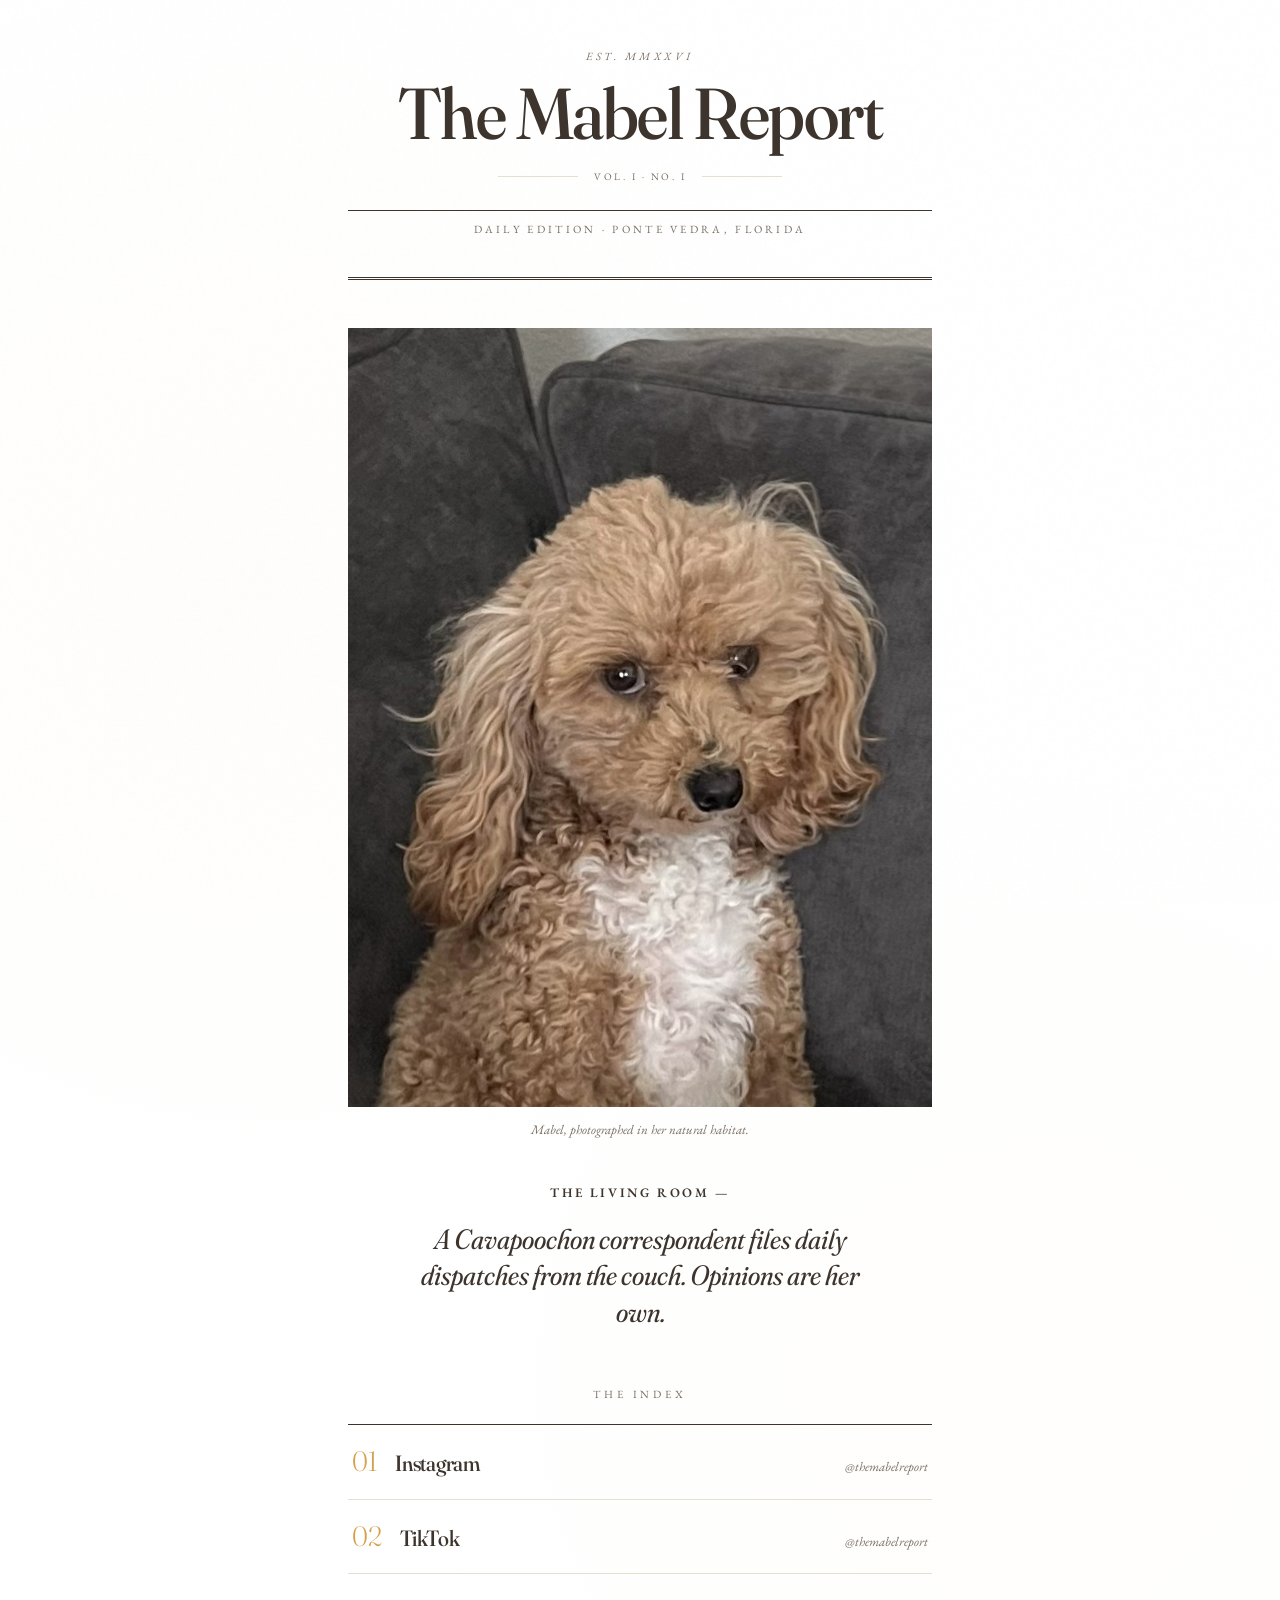
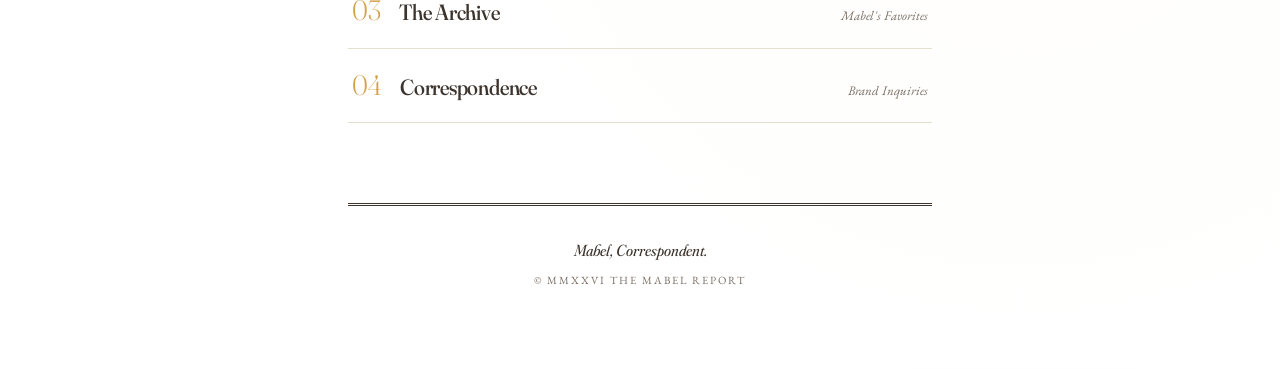
<file: index.html>
<!DOCTYPE html>
<html lang="en">
<head>
  <meta charset="UTF-8">
  <meta name="viewport" content="width=device-width, initial-scale=1.0">
  <title>The Mabel Report</title>
  <meta name="description" content="Cavapoochon correspondent. Filing daily dispatches from the couch.">

  <!-- Open Graph / link previews -->
  <meta property="og:title" content="The Mabel Report">
  <meta property="og:description" content="Cavapoochon correspondent. Filing daily dispatches from the couch.">
  <meta property="og:image" content="mabel-hero.jpg">
  <meta property="og:url" content="https://themabelreport.com">
  <meta property="og:type" content="website">
  <meta name="twitter:card" content="summary_large_image">

  <link rel="preconnect" href="https://fonts.googleapis.com">
  <link rel="preconnect" href="https://fonts.gstatic.com" crossorigin>
  <link href="https://fonts.googleapis.com/css2?family=Fraunces:ital,opsz,wght,SOFT@0,9..144,300..900,0..100;1,9..144,300..900,0..100&family=EB+Garamond:ital,wght@0,400..800;1,400..800&display=swap" rel="stylesheet">

  <style>
    :root {
      --bg: #FFFFFF;
      --ink: #3D342D;
      --ink-soft: #7A6E63;
      --rule: #E5DFD0;
      --accent: #D4A04A;
      --paper-edge: #F5F1E8;
    }

    * { margin: 0; padding: 0; box-sizing: border-box; }
    html { scroll-behavior: smooth; }

    body {
      font-family: 'EB Garamond', Georgia, serif;
      background: var(--bg);
      color: var(--ink);
      line-height: 1.5;
      font-size: 17px;
      min-height: 100vh;
      position: relative;
      background-image:
        radial-gradient(circle at 20% 30%, rgba(212,160,74,0.02) 0%, transparent 40%),
        radial-gradient(circle at 80% 70%, rgba(212,160,74,0.015) 0%, transparent 40%);
    }

    /* Subtle paper grain overlay */
    body::before {
      content: '';
      position: fixed;
      inset: 0;
      pointer-events: none;
      background-image: url("data:image/svg+xml,%3Csvg viewBox='0 0 200 200' xmlns='http://www.w3.org/2000/svg'%3E%3Cfilter id='n'%3E%3CfeTurbulence type='fractalNoise' baseFrequency='0.9' numOctaves='2'/%3E%3C/filter%3E%3Crect width='100%25' height='100%25' filter='url(%23n)' opacity='0.5'/%3E%3C/svg%3E");
      opacity: 0.03;
      mix-blend-mode: multiply;
      z-index: 1;
    }

    .container {
      max-width: 640px;
      margin: 0 auto;
      padding: 48px 28px 80px;
      position: relative;
      z-index: 2;
    }

    /* ===== MASTHEAD ===== */
    .masthead {
      text-align: center;
      padding-bottom: 24px;
      border-bottom: 1px solid var(--ink);
      opacity: 0;
      animation: fade-up 0.9s ease-out 0.1s forwards;
    }

    .masthead-label {
      font-family: 'EB Garamond', serif;
      font-size: 11px;
      letter-spacing: 0.32em;
      text-transform: uppercase;
      color: var(--ink-soft);
      margin-bottom: 14px;
      font-style: italic;
    }

    .masthead-title {
      font-family: 'Fraunces', serif;
      font-variation-settings: "SOFT" 30, "opsz" 144;
      font-weight: 500;
      font-size: clamp(44px, 11.5vw, 72px);
      line-height: 0.95;
      letter-spacing: -0.02em;
      color: var(--ink);
    }

    .masthead-rule {
      display: flex;
      align-items: center;
      justify-content: center;
      gap: 16px;
      margin: 22px 0 2px;
      font-family: 'EB Garamond', serif;
      font-size: 10px;
      letter-spacing: 0.25em;
      text-transform: uppercase;
      color: var(--ink-soft);
    }

    .masthead-rule::before,
    .masthead-rule::after {
      content: '';
      flex: 1;
      height: 1px;
      background: var(--rule);
      max-width: 80px;
    }

    /* ===== DATELINE BAR ===== */
    .dateline-block {
      text-align: center;
      padding: 10px 0 40px;
      border-bottom: 3px double var(--ink);
      opacity: 0;
      animation: fade-up 0.9s ease-out 0.25s forwards;
    }

    .edition {
      font-family: 'EB Garamond', serif;
      font-size: 11px;
      letter-spacing: 0.3em;
      text-transform: uppercase;
      color: var(--ink-soft);
    }

    /* ===== HERO IMAGE ===== */
    .hero {
      margin: 48px 0 32px;
      opacity: 0;
      animation: fade-up 0.9s ease-out 0.4s forwards;
    }

    .hero-frame {
      width: 100%;
      aspect-ratio: 3/4;
      background: var(--paper-edge);
      overflow: hidden;
      position: relative;
    }

    .hero-frame img {
      width: 100%;
      height: 100%;
      object-fit: cover;
      display: block;
      filter: saturate(0.95) contrast(1.02);
    }

    .hero-caption {
      margin-top: 14px;
      font-family: 'EB Garamond', serif;
      font-size: 13px;
      font-style: italic;
      color: var(--ink-soft);
      text-align: center;
      line-height: 1.4;
    }

    /* ===== LEDE ===== */
    .lede {
      text-align: center;
      margin: 44px 0 56px;
      padding: 0 12px;
      opacity: 0;
      animation: fade-up 0.9s ease-out 0.55s forwards;
    }

    .dateline {
      font-family: 'EB Garamond', serif;
      font-size: 13px;
      letter-spacing: 0.2em;
      text-transform: uppercase;
      color: var(--ink);
      font-weight: 600;
      margin-bottom: 18px;
    }

    .lede-text {
      font-family: 'Fraunces', serif;
      font-variation-settings: "SOFT" 50, "opsz" 144;
      font-weight: 400;
      font-style: italic;
      font-size: clamp(22px, 5.5vw, 28px);
      line-height: 1.3;
      color: var(--ink);
      max-width: 460px;
      margin: 0 auto;
    }

    /* ===== INDEX ===== */
    .index-label {
      text-align: center;
      font-family: 'EB Garamond', serif;
      font-size: 11px;
      letter-spacing: 0.35em;
      text-transform: uppercase;
      color: var(--ink-soft);
      margin-bottom: 22px;
      opacity: 0;
      animation: fade-up 0.9s ease-out 0.7s forwards;
    }

    .index {
      list-style: none;
      border-top: 1px solid var(--ink);
    }

    .index li {
      opacity: 0;
      animation: fade-up 0.9s ease-out forwards;
    }

    .index li:nth-child(1) { animation-delay: 0.8s; }
    .index li:nth-child(2) { animation-delay: 0.9s; }
    .index li:nth-child(3) { animation-delay: 1.0s; }
    .index li:nth-child(4) { animation-delay: 1.1s; }

    .index a {
      display: grid;
      grid-template-columns: auto 1fr auto;
      align-items: baseline;
      gap: 18px;
      padding: 22px 4px;
      border-bottom: 1px solid var(--rule);
      text-decoration: none;
      color: var(--ink);
      transition: background 0.25s ease, padding 0.25s ease, color 0.25s ease;
    }

    .index a:hover {
      background: rgba(212,160,74,0.08);
      padding-left: 14px;
      padding-right: 14px;
      color: var(--accent);
    }

    .index-number {
      font-family: 'Fraunces', serif;
      font-variation-settings: "SOFT" 20, "opsz" 144;
      font-size: 28px;
      color: var(--accent);
      font-weight: 300;
      line-height: 1;
    }

    .index-title {
      font-family: 'Fraunces', serif;
      font-variation-settings: "SOFT" 30, "opsz" 144;
      font-size: 22px;
      font-weight: 500;
      letter-spacing: -0.01em;
      line-height: 1.2;
    }

    .index-meta {
      font-family: 'EB Garamond', serif;
      font-size: 13px;
      font-style: italic;
      color: var(--ink-soft);
      white-space: nowrap;
    }

    /* ===== FOOTER ===== */
    footer {
      margin-top: 80px;
      padding-top: 32px;
      border-top: 3px double var(--ink);
      text-align: center;
      opacity: 0;
      animation: fade-up 0.9s ease-out 1.25s forwards;
    }

    .colophon {
      font-family: 'Fraunces', serif;
      font-variation-settings: "SOFT" 40, "opsz" 144;
      font-size: 16px;
      font-style: italic;
      color: var(--ink);
      margin-bottom: 10px;
    }

    .fine-print {
      font-family: 'EB Garamond', serif;
      font-size: 11px;
      letter-spacing: 0.18em;
      text-transform: uppercase;
      color: var(--ink-soft);
    }

    /* ===== ANIMATIONS ===== */
    @keyframes fade-up {
      from { opacity: 0; transform: translateY(14px); }
      to   { opacity: 1; transform: translateY(0); }
    }

    /* ===== MOBILE ===== */
    @media (max-width: 480px) {
      .container { padding: 36px 22px 60px; }
      .index a { gap: 14px; padding: 18px 4px; }
      .index-number { font-size: 22px; }
      .index-title { font-size: 18px; }
      .index-meta { font-size: 11px; }
      .hero { margin: 36px 0 24px; }
    }

    @media (prefers-reduced-motion: reduce) {
      * { animation: none !important; opacity: 1 !important; }
    }
  </style>
</head>

<body>
  <div class="container">

    <!-- ===== MASTHEAD ===== -->
    <header class="masthead">
      <div class="masthead-label">Est. MMXXVI</div>
      <h1 class="masthead-title">The Mabel Report</h1>
      <div class="masthead-rule">Vol. I &middot; No. I</div>
    </header>

    <div class="dateline-block">
      <div class="edition">Daily Edition &middot; Ponte Vedra, Florida</div>
    </div>

    <!-- ===== HERO IMAGE =====
         TO REPLACE:
         1. Save your Mabel photo as "mabel-hero.jpg"
         2. Upload to the same folder as this file (repo root)
         3. Recommended: the direct-gaze portrait (Image 1)
    -->
    <figure class="hero">
      <div class="hero-frame">
        <img src="mabel-hero.jpg" alt="Mabel, a Cavapoochon, photographed at home in Ponte Vedra, Florida">
      </div>
      <figcaption class="hero-caption">Mabel, photographed in her natural habitat.</figcaption>
    </figure>

    <!-- ===== LEDE ===== -->
    <section class="lede">
      <div class="dateline">The Living Room &mdash;</div>
      <p class="lede-text">A Cavapoochon correspondent files daily dispatches from the couch. Opinions are her own.</p>
    </section>

    <!-- ===== INDEX ===== -->
    <div class="index-label">The Index</div>
    <nav>
      <ul class="index">
        <li>
          <a href="https://instagram.com/themabelreport" target="_blank" rel="noopener">
            <span class="index-number">01</span>
            <span class="index-title">Instagram</span>
            <span class="index-meta">@themabelreport</span>
          </a>
        </li>
        <li>
          <a href="https://tiktok.com/@themabelreport" target="_blank" rel="noopener">
            <span class="index-number">02</span>
            <span class="index-title">TikTok</span>
            <span class="index-meta">@themabelreport</span>
          </a>
        </li>
        <li>
          <!-- REPLACE href with your Amazon Storefront URL once approved (e.g. https://www.amazon.com/shop/themabelreport) -->
          <a href="#" target="_blank" rel="noopener">
            <span class="index-number">03</span>
            <span class="index-title">The Archive</span>
            <span class="index-meta">Mabel's Favorites</span>
          </a>
        </li>
        <li>
          <!-- REPLACE with your actual contact email -->
          <a href="mailto:your-email@gmail.com">
            <span class="index-number">04</span>
            <span class="index-title">Correspondence</span>
            <span class="index-meta">Brand Inquiries</span>
          </a>
        </li>
      </ul>
    </nav>

    <!-- ===== FOOTER ===== -->
    <footer>
      <p class="colophon">Mabel, Correspondent.</p>
      <p class="fine-print">&copy; MMXXVI The Mabel Report</p>
    </footer>

  </div>
</body>
</html>
</file>
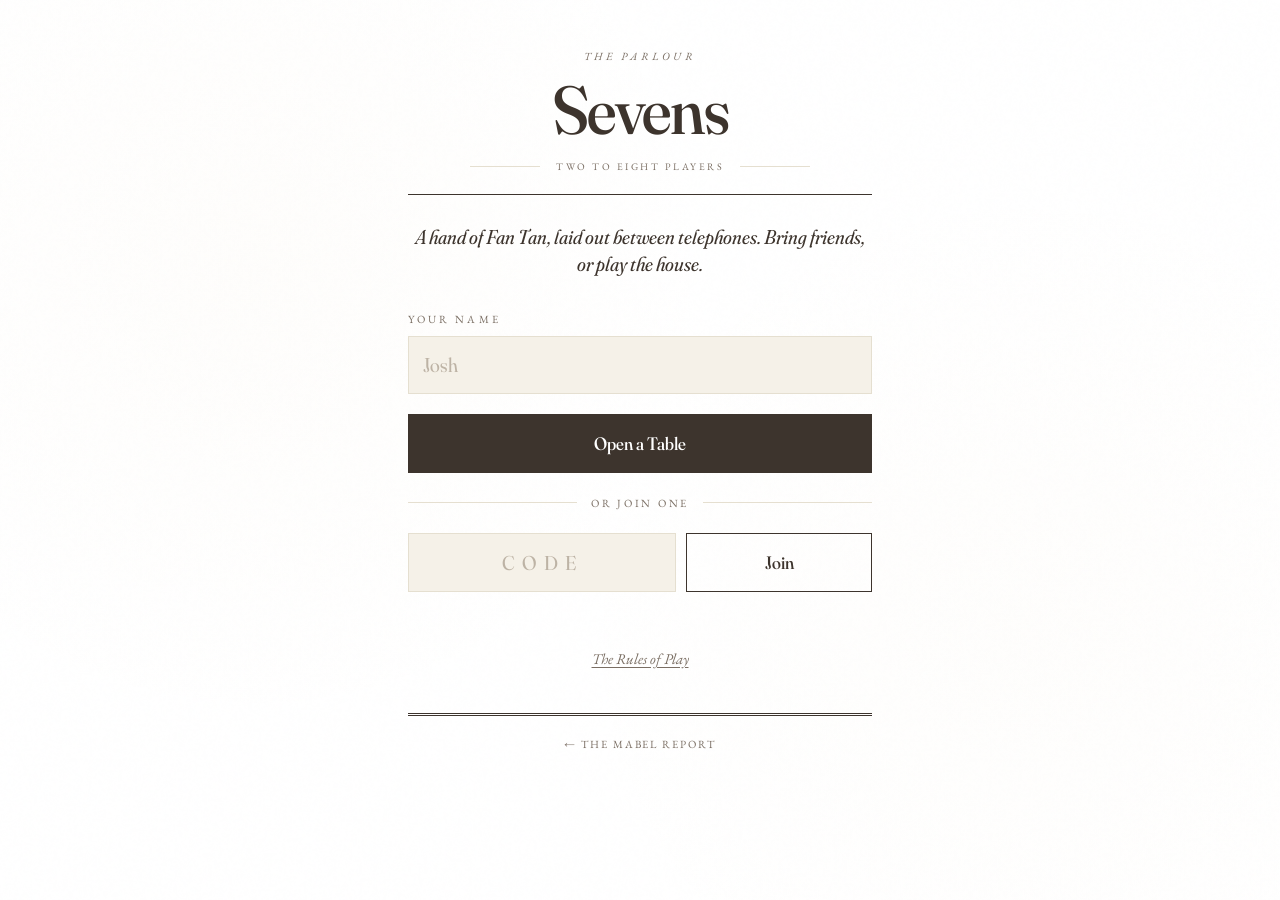
<file: sevens/index.html>
<!DOCTYPE html>
<html lang="en">
<head>
  <meta charset="UTF-8">
  <meta name="viewport" content="width=device-width, initial-scale=1.0, viewport-fit=cover, maximum-scale=1.0">
  <title>Sevens &middot; The Mabel Report</title>
  <meta name="description" content="The parlour game of Sevens, for two to eight players.">

  <meta name="apple-mobile-web-app-capable" content="yes">
  <meta name="apple-mobile-web-app-status-bar-style" content="default">
  <meta name="apple-mobile-web-app-title" content="Sevens">
  <meta name="theme-color" content="#FFFFFF">

  <meta property="og:title" content="Sevens &middot; The Mabel Report">
  <meta property="og:description" content="The parlour game of Sevens, for two to eight players.">
  <meta property="og:url" content="https://themabelreport.com/sevens/">
  <meta property="og:type" content="website">

  <link rel="icon" href="data:image/svg+xml,%3Csvg xmlns='http://www.w3.org/2000/svg' viewBox='0 0 64 64'%3E%3Crect width='64' height='64' fill='%23F5F1E8'/%3E%3Ctext x='32' y='47' font-size='44' text-anchor='middle' fill='%233D342D' font-family='Georgia,serif'%3E7%3C/text%3E%3C/svg%3E">

  <link rel="preconnect" href="https://fonts.googleapis.com">
  <link rel="preconnect" href="https://fonts.gstatic.com" crossorigin>
  <link href="https://fonts.googleapis.com/css2?family=Fraunces:ital,opsz,wght,SOFT@0,9..144,300..900,0..100;1,9..144,300..900,0..100&family=EB+Garamond:ital,wght@0,400..800;1,400..800&display=swap" rel="stylesheet">
  <link rel="stylesheet" href="style.css">
</head>

<body>

<!-- ===================== LOBBY ===================== -->
<section class="screen is-active" id="screen-lobby">
  <div class="sheet">
    <header class="masthead">
      <div class="masthead-label">The Parlour</div>
      <h1 class="masthead-title">Sevens</h1>
      <div class="masthead-rule">Two to Eight Players</div>
    </header>

    <p class="lede-text">A hand of Fan&nbsp;Tan, laid out between telephones. Bring friends, or play the house.</p>

    <label class="field">
      <span class="field-label">Your Name</span>
      <input type="text" id="name-input" maxlength="14" autocomplete="given-name"
             autocapitalize="words" spellcheck="false" placeholder="Josh">
    </label>

    <button class="btn btn-primary" id="btn-host">Open a Table</button>

    <div class="divider"><span>or join one</span></div>

    <div class="join-row">
      <input type="text" id="code-input" maxlength="4" inputmode="latin" autocapitalize="characters"
             autocomplete="off" spellcheck="false" placeholder="CODE" class="code-input">
      <button class="btn" id="btn-join">Join</button>
    </div>

    <p class="notice" id="lobby-notice"></p>

    <button class="linkish" id="btn-rules-lobby">The Rules of Play</button>

    <footer class="colophon-foot">
      <a href="/">&larr; The Mabel Report</a>
    </footer>
  </div>
</section>

<!-- ===================== WAITING ROOM =====================
     Three bands in a full-height column: an invitation header, a scrolling
     list of who has sat down, and a footer pinned to the bottom. The footer
     matters — "Start the Game" must never drop below the fold, however many
     people join. -->
<section class="screen screen-wait" id="screen-wait">

  <div class="wait-head">
    <div class="masthead-label" id="wait-kicker">Table Reserved</div>
    <div class="host-only">
      <div class="code-display" id="code-display">····</div>
      <div class="share-row">
        <button class="btn" id="btn-share">Send the Invitation</button>
        <button class="btn" id="btn-copy">Copy Link</button>
      </div>
    </div>
  </div>

  <div class="wait-body">
    <div class="field-label" id="seat-heading">At the table</div>
    <ul class="seat-list" id="seat-list"></ul>
    <p class="wait-hint" id="wait-hint"></p>
    <p class="notice" id="wait-notice"></p>
  </div>

  <div class="wait-foot">
    <div class="stepper host-only">
      <span class="stepper-label">Computer players</span>
      <div class="stepper-controls">
        <button class="step-btn" id="bot-minus" aria-label="One fewer computer player">&minus;</button>
        <span class="step-value" id="bot-count">0</span>
        <button class="step-btn" id="bot-plus" aria-label="One more computer player">+</button>
      </div>
    </div>
    <button class="btn btn-primary host-only" id="btn-start">Start the Game</button>
    <button class="linkish" id="btn-cancel">Never mind</button>
  </div>
</section>

<!-- ===================== GAME ===================== -->
<section class="screen screen-game" id="screen-game">

  <div class="game-top">
    <div class="players" id="players"><!-- player chips injected here --></div>
  </div>

  <div class="status-bar" id="status-bar">Dealing…</div>

  <div class="table-area" id="table-area"><!-- suit strips injected here --></div>

  <!-- A running note of the last few turns. A forfeited turn lays no card, so
       without this the table appears to skip you. -->
  <div class="ticker" id="ticker"></div>

  <div class="hand-area" id="hand-area">
    <div class="hand-label">
      <span id="hand-label-text">Your Hand</span>
      <button class="linkish tiny" id="btn-rules-game">Rules</button>
    </div>
    <div class="hand" id="hand"><!-- cards injected here --></div>
  </div>

  <!-- end-of-deal overlay -->
  <div class="overlay" id="overlay">
    <div class="overlay-card">
      <div class="overlay-kicker" id="overlay-kicker">Final Edition</div>
      <div class="overlay-head" id="overlay-head">You Win</div>
      <div class="overlay-sub" id="overlay-sub"></div>
      <ul class="standings" id="standings"></ul>
      <button class="btn btn-primary" id="btn-rematch">Deal Again</button>
      <button class="linkish" id="btn-quit">Leave the Table</button>
    </div>
  </div>

  <!-- connection trouble -->
  <div class="overlay" id="net-overlay">
    <div class="overlay-card">
      <div class="overlay-kicker">Stop Press</div>
      <div class="overlay-head small">Disconnected</div>
      <div class="overlay-sub" id="net-sub">Trying to reach the table…</div>
      <button class="linkish" id="btn-net-quit">Leave the Table</button>
    </div>
  </div>
</section>

<!-- ===================== RULES ===================== -->
<section class="screen" id="screen-rules">
  <div class="sheet">
    <header class="masthead compact">
      <div class="masthead-label">Appendix</div>
      <h1 class="masthead-title small">The Rules</h1>
    </header>

    <ol class="rules">
      <li>Two to eight players. The deck is dealt out as evenly as it goes, so with
          an awkward number some hands carry one extra card. The deal rotates, so
          that falls on somebody new each time.</li>
      <li>Whoever holds the <b>seven of spades</b> opens with it.</li>
      <li><b>Spades set the pace.</b> A spade extends the spade row by one rank either
          way — down toward the ace, up toward the king.</li>
      <li>A card of <b>any other suit</b> may only be laid once <b>the spade of the same
          rank is already down</b>. The eight of hearts waits on the eight of spades;
          the four of clubs waits on the four of spades. It must still follow its own
          row, one rank at a time from its seven.</li>
      <li><b>You must play if you can.</b></li>
      <li>If you have <b>no legal card</b>, you must ask the player who last laid a card
          for one. They choose which card to hand over, and it is seen only by the two
          of you. You take it into your hand and <b>forfeit your turn</b>, playing again
          when your turn next comes round.</li>
      <li>First to empty their hand wins the deal.</li>
    </ol>

    <p class="rules-note">Spades are the engine of the whole game — nothing else moves
      until they do. Hold one back and you throttle the entire table, your own hand
      along with it.</p>

    <p class="rules-note">Choosing what to give is its own small cruelty. Hand over the
      card you are least likely to be rid of and you are usually handing them the same
      problem.</p>

    <p class="rules-note">Play goes round the table one seat at a time and nobody ever
      lays two cards in a row. But a forfeited turn puts <b>no card on the table</b>, so
      when several players in a row have nothing to play it can look as though your turn
      never came. The strip along the top shows whose turn it is; the running note above
      your hand records what has just happened, including every turn of your own.</p>

    <p class="rules-note">Computer players are marked <b>◇</b>. The host may seat up to
      seven of them, and may start the game whenever they please without waiting for a
      full table. Should a player's telephone go quiet mid-game, the house plays their
      hand until they return.</p>

    <button class="btn" id="btn-rules-back">Back</button>
  </div>
</section>

<!-- PeerJS 1.5.4, served from here rather than a CDN so the table never depends
     on someone else's uptime. https://github.com/peers/peerjs -->
<script src="peerjs.min.js"></script>
<script src="game.js"></script>
<script src="app.js"></script>
</body>
</html>
</file>
<file: sevens/style.css>
:root {
  --bg: #FFFFFF;
  --ink: #3D342D;
  --ink-soft: #7A6E63;
  --rule: #E5DFD0;
  --accent: #D4A04A;
  --paper-edge: #F5F1E8;
  --red: #A8483C;
  --safe-top: env(safe-area-inset-top, 0px);
  --safe-bottom: env(safe-area-inset-bottom, 0px);
}

* { margin: 0; padding: 0; box-sizing: border-box; }

html, body {
  height: 100%;
  overscroll-behavior: none;
}

body {
  font-family: 'EB Garamond', Georgia, serif;
  background: var(--bg);
  color: var(--ink);
  line-height: 1.5;
  font-size: 17px;
  -webkit-text-size-adjust: 100%;
  -webkit-tap-highlight-color: transparent;
  background-image:
    radial-gradient(circle at 20% 30%, rgba(212,160,74,0.02) 0%, transparent 40%),
    radial-gradient(circle at 80% 70%, rgba(212,160,74,0.015) 0%, transparent 40%);
}

/* Paper grain, same as the front page */
body::before {
  content: '';
  position: fixed;
  inset: 0;
  pointer-events: none;
  background-image: url("data:image/svg+xml,%3Csvg viewBox='0 0 200 200' xmlns='http://www.w3.org/2000/svg'%3E%3Cfilter id='n'%3E%3CfeTurbulence type='fractalNoise' baseFrequency='0.9' numOctaves='2'/%3E%3C/filter%3E%3Crect width='100%25' height='100%25' filter='url(%23n)' opacity='0.5'/%3E%3C/svg%3E");
  opacity: 0.03;
  mix-blend-mode: multiply;
  z-index: 1;
}

button, input { font: inherit; color: inherit; touch-action: manipulation; }

/* ===== SCREENS ===== */
.screen { display: none; }
.screen.is-active { display: block; }
.screen-game.is-active { display: flex; flex-direction: column; height: 100dvh; }

.sheet {
  position: relative;
  z-index: 2;
  max-width: 520px;
  margin: 0 auto;
  padding: calc(48px + var(--safe-top)) 28px calc(48px + var(--safe-bottom));
}

/* ===== MASTHEAD ===== */
.masthead {
  text-align: center;
  padding-bottom: 20px;
  border-bottom: 1px solid var(--ink);
  margin-bottom: 28px;
}
.masthead.compact { padding-bottom: 14px; margin-bottom: 22px; }

.masthead-label {
  font-size: 11px;
  letter-spacing: 0.32em;
  text-transform: uppercase;
  color: var(--ink-soft);
  margin-bottom: 12px;
  font-style: italic;
}

.masthead-title {
  font-family: 'Fraunces', serif;
  font-variation-settings: "SOFT" 30, "opsz" 144;
  font-weight: 500;
  font-size: clamp(44px, 13vw, 68px);
  line-height: 0.95;
  letter-spacing: -0.02em;
}
.masthead-title.small { font-size: clamp(32px, 9vw, 44px); }

.masthead-rule {
  display: flex;
  align-items: center;
  justify-content: center;
  gap: 16px;
  margin-top: 18px;
  font-size: 10px;
  letter-spacing: 0.25em;
  text-transform: uppercase;
  color: var(--ink-soft);
}
.masthead-rule::before, .masthead-rule::after {
  content: '';
  flex: 1;
  height: 1px;
  background: var(--rule);
  max-width: 70px;
}

.lede-text {
  font-family: 'Fraunces', serif;
  font-variation-settings: "SOFT" 50, "opsz" 144;
  font-style: italic;
  font-size: 20px;
  line-height: 1.35;
  text-align: center;
  margin-bottom: 34px;
}

/* ===== FORM BITS ===== */
.field { display: block; margin-bottom: 20px; }

.field-label {
  display: block;
  font-size: 11px;
  letter-spacing: 0.28em;
  text-transform: uppercase;
  color: var(--ink-soft);
  margin-bottom: 8px;
}

input[type="text"] {
  width: 100%;
  font-family: 'Fraunces', serif;
  font-variation-settings: "SOFT" 30, "opsz" 144;
  font-size: 20px;
  padding: 13px 14px;
  background: var(--paper-edge);
  border: 1px solid var(--rule);
  border-radius: 0;
  outline: none;
  transition: border-color 0.2s ease;
}
input[type="text"]:focus { border-color: var(--accent); }
input::placeholder { color: #BDB3A5; }

.btn {
  display: block;
  width: 100%;
  font-family: 'Fraunces', serif;
  font-variation-settings: "SOFT" 30, "opsz" 144;
  font-size: 18px;
  font-weight: 500;
  padding: 15px 18px;
  margin-bottom: 12px;
  background: transparent;
  color: var(--ink);
  border: 1px solid var(--ink);
  cursor: pointer;
  transition: background 0.2s ease, color 0.2s ease, opacity 0.2s ease;
}
.btn:active { background: rgba(212,160,74,0.12); }
.btn[disabled] { opacity: 0.4; }

.btn-primary { background: var(--ink); color: #FFF; border-color: var(--ink); }
.btn-primary:active { background: #2E2721; }

.divider {
  display: flex;
  align-items: center;
  gap: 14px;
  margin: 22px 0;
  font-size: 11px;
  letter-spacing: 0.25em;
  text-transform: uppercase;
  color: var(--ink-soft);
}
.divider::before, .divider::after {
  content: ''; flex: 1; height: 1px; background: var(--rule);
}

.join-row { display: flex; gap: 10px; }
.join-row .btn { margin-bottom: 0; flex: 0 0 40%; }

.code-input {
  flex: 1;
  text-align: center;
  letter-spacing: 0.35em;
  text-transform: uppercase;
  font-size: 22px;
}

.linkish {
  display: block;
  width: 100%;
  background: none;
  border: none;
  margin-top: 20px;
  font-style: italic;
  font-size: 15px;
  color: var(--ink-soft);
  text-decoration: underline;
  text-underline-offset: 3px;
  cursor: pointer;
}
.linkish.tiny {
  width: auto;
  margin: 0;
  font-size: 12px;
  letter-spacing: 0.1em;
}

.notice {
  min-height: 22px;
  margin-top: 14px;
  font-size: 14px;
  font-style: italic;
  text-align: center;
  color: var(--ink-soft);
}
.notice.bad { color: var(--red); }

.colophon-foot {
  margin-top: 42px;
  padding-top: 20px;
  border-top: 3px double var(--ink);
  text-align: center;
  font-size: 11px;
  letter-spacing: 0.18em;
  text-transform: uppercase;
}
.colophon-foot a { color: var(--ink-soft); text-decoration: none; }

/* ===== WAITING ===== */
.wait-lead { text-align: center; font-style: italic; color: var(--ink-soft); margin-bottom: 18px; }

.code-display {
  font-family: 'Fraunces', serif;
  font-variation-settings: "SOFT" 20, "opsz" 144;
  font-size: clamp(38px, 13vw, 56px);
  font-weight: 400;
  line-height: 1.05;
  letter-spacing: 0.14em;
  text-align: center;
  color: var(--accent);
  padding: 2px 0 12px;
  text-indent: 0.14em;
}

/* ===== WAITING ROOM ===== */
#screen-wait:not(.is-host) .host-only { display: none; }

.screen-wait.is-active {
  display: flex;
  flex-direction: column;
  height: 100dvh;
  max-width: 520px;
  margin: 0 auto;
  position: relative;
  z-index: 2;
}

.wait-head {
  flex: 0 0 auto;
  text-align: center;
  padding: calc(16px + var(--safe-top)) 22px 12px;
  border-bottom: 3px double var(--ink);
}

.wait-head .masthead-label { margin-bottom: 8px; }

.share-row {
  display: grid;
  grid-template-columns: 1fr 1fr;
  gap: 8px;
}
.share-row .btn { margin-bottom: 0; font-size: 15px; padding: 12px 8px; }

/* The list is the part that grows, so it is the part that scrolls. */
.wait-body {
  flex: 1 1 auto;
  overflow-y: auto;
  -webkit-overflow-scrolling: touch;
  padding: 16px 22px 8px;
}

.wait-foot {
  flex: 0 0 auto;
  padding: 12px 22px calc(10px + var(--safe-bottom));
  border-top: 1px solid var(--ink);
  background: var(--bg);
}
.wait-foot .btn { margin-bottom: 0; }
.wait-foot .linkish { margin-top: 12px; }

.seat-list { list-style: none; border-top: 1px solid var(--ink); }

/* a new arrival should catch the eye */
.seat.just-joined { animation: arrive 1.1s ease-out; }
@keyframes arrive {
  0%   { background: rgba(212,160,74,0.35); transform: translateX(-6px); }
  100% { background: transparent; transform: translateX(0); }
}

.seat {
  display: flex;
  align-items: baseline;
  justify-content: space-between;
  gap: 12px;
  padding: 11px 2px;
  border-bottom: 1px solid var(--rule);
}

.seat-name {
  font-family: 'Fraunces', serif;
  font-variation-settings: "SOFT" 30, "opsz" 144;
  font-size: 18px;
  font-weight: 500;
  overflow: hidden;
  text-overflow: ellipsis;
  white-space: nowrap;
}
.seat.is-bot .seat-name { font-style: italic; color: var(--ink-soft); }
.seat.is-bot .seat-name::before { content: '◇ '; color: var(--accent); font-style: normal; }

.seat-tag {
  flex: 0 0 auto;
  font-size: 10px;
  letter-spacing: 0.2em;
  text-transform: uppercase;
  color: var(--ink-soft);
}
.seat.is-you .seat-tag { color: var(--accent); }

.stepper {
  display: flex;
  align-items: center;
  justify-content: space-between;
  gap: 12px;
  padding: 0 0 12px;
  margin-bottom: 12px;
  border-bottom: 1px solid var(--rule);
}

.stepper-label {
  font-size: 11px;
  letter-spacing: 0.26em;
  text-transform: uppercase;
  color: var(--ink-soft);
}

.stepper-controls { display: flex; align-items: center; gap: 12px; }

.step-btn {
  width: 42px;
  height: 42px;
  background: transparent;
  border: 1px solid var(--ink);
  font-family: 'Fraunces', serif;
  font-size: 22px;
  line-height: 1;
  cursor: pointer;
  transition: background 0.2s ease, opacity 0.2s ease;
}
.step-btn:active { background: rgba(212,160,74,0.14); }
.step-btn[disabled] { opacity: 0.22; }

.step-value {
  font-family: 'Fraunces', serif;
  font-variation-settings: "SOFT" 20, "opsz" 144;
  font-size: 26px;
  min-width: 28px;
  text-align: center;
  font-variant-numeric: tabular-nums;
}

.wait-hint {
  margin-top: 4px;
  font-size: 14px;
  font-style: italic;
  text-align: center;
  color: var(--ink-soft);
}

/* ===== STANDINGS ===== */
.standings {
  list-style: none;
  margin: 4px 0 24px;
  border-top: 1px solid var(--rule);
  text-align: left;
}

.standing {
  display: grid;
  grid-template-columns: 1fr auto auto;
  gap: 10px;
  align-items: baseline;
  padding: 9px 2px;
  border-bottom: 1px solid var(--rule);
}

.standing-name {
  font-family: 'Fraunces', serif;
  font-variation-settings: "SOFT" 30, "opsz" 144;
  font-size: 16px;
  overflow: hidden;
  text-overflow: ellipsis;
  white-space: nowrap;
}
.standing.is-winner .standing-name { font-weight: 600; }
.standing.is-you .standing-name { color: var(--accent); }

.standing-left {
  font-size: 12px;
  color: var(--ink-soft);
  font-variant-numeric: tabular-nums;
}

.standing-won {
  min-width: 54px;
  text-align: right;
  font-size: 10px;
  letter-spacing: 0.12em;
  text-transform: uppercase;
  color: var(--ink-soft);
}

/* ===== RULES ===== */
.rules { padding-left: 20px; margin-bottom: 24px; }
.rules li { margin-bottom: 13px; }
.rules li::marker { color: var(--accent); font-family: 'Fraunces', serif; }

.rules-note {
  font-family: 'Fraunces', serif;
  font-variation-settings: "SOFT" 50, "opsz" 144;
  font-style: italic;
  color: var(--ink-soft);
  padding: 16px 0;
  border-top: 1px solid var(--rule);
  margin-bottom: 28px;
}

/* ===== GAME: TOP BAR ===== */
.game-top {
  position: relative;
  z-index: 2;
  flex: 0 0 auto;
  padding: calc(10px + var(--safe-top)) 10px 8px;
  border-bottom: 1px solid var(--ink);
}

/* Up to eight of these. They wrap onto a second line rather than scrolling —
   a strip that scrolls can push your own seat out of sight, which is exactly
   when you start wondering whether the table has forgotten you. */
.players {
  display: flex;
  flex-wrap: wrap;
  justify-content: center;
  gap: 4px;
}

.chip {
  flex: 0 0 auto;
  min-width: 52px;
  max-width: 88px;
  text-align: center;
  padding: 5px 7px 4px;
  background: var(--paper-edge);
  border: 1px solid var(--rule);
  transition: background 0.25s ease, border-color 0.25s ease, opacity 0.25s ease;
}

.chip-name {
  display: block;
  font-size: 10px;
  letter-spacing: 0.1em;
  text-transform: uppercase;
  color: var(--ink-soft);
  overflow: hidden;
  text-overflow: ellipsis;
  white-space: nowrap;
}

.chip-count {
  display: block;
  font-family: 'Fraunces', serif;
  font-variation-settings: "SOFT" 20, "opsz" 60;
  font-size: 18px;
  line-height: 1.15;
  font-variant-numeric: tabular-nums;
}

.chip.is-you { border-color: var(--ink); background: #FFF; }
.chip.is-you .chip-name { color: var(--ink); font-weight: 600; }

.chip.is-turn { border-color: var(--accent); background: rgba(212,160,74,0.16); }
.chip.is-turn .chip-count { color: var(--accent); }

.chip.is-bot .chip-name::before { content: '◇ '; }

/* waiting on a card from somebody else */
.chip.is-asking .chip-name::after { content: ' ?'; color: var(--accent); font-weight: 700; }

/* phone gone quiet — the house is playing this hand */
.chip.is-away { opacity: 0.45; border-style: dashed; }

.chip.is-out .chip-count { color: var(--ink-soft); }

.status-bar {
  position: relative;
  z-index: 2;
  flex: 0 0 auto;
  text-align: center;
  padding: 11px 18px;
  font-family: 'Fraunces', serif;
  font-variation-settings: "SOFT" 50, "opsz" 144;
  font-style: italic;
  font-size: 16px;
  color: var(--ink-soft);
  border-bottom: 3px double var(--ink);
  transition: color 0.25s ease;
}
.status-bar.is-you { color: var(--ink); font-style: normal; font-weight: 500; }

/* being asked for a card is a prompt, not a status — make it read like one */
.status-bar.is-asking {
  color: var(--accent);
  background: rgba(212,160,74,0.10);
}

/* ===== GAME: THE TABLE ===== */
.table-area {
  position: relative;
  z-index: 2;
  flex: 1 1 auto;
  display: flex;
  flex-direction: column;
  justify-content: center;
  gap: 10px;
  padding: 14px 12px;
  overflow: hidden;
}

.suit-row { display: flex; align-items: center; gap: 8px; }

.suit-mark {
  flex: 0 0 18px;
  text-align: center;
  font-size: 16px;
  line-height: 1;
  color: var(--ink-soft);
}
.suit-mark.red { color: var(--red); }

.strip {
  flex: 1 1 auto;
  display: grid;
  grid-template-columns: repeat(13, 1fr);
  gap: 2px;
}

.cell {
  position: relative;
  aspect-ratio: 3 / 4;
  display: flex;
  align-items: center;
  justify-content: center;
  font-family: 'Fraunces', serif;
  font-variation-settings: "SOFT" 20, "opsz" 60;
  font-size: 11px;
  line-height: 1;
  color: #C9C0B0;
  background: var(--paper-edge);
  border: 1px solid transparent;
  transition: background 0.3s ease, color 0.3s ease, border-color 0.3s ease;
}

/* the anchor seven of each suit */
.cell.is-pivot::after {
  content: '';
  position: absolute;
  bottom: 2px;
  width: 3px; height: 3px;
  border-radius: 50%;
  background: #C9C0B0;
}

.cell.is-played {
  background: var(--ink);
  color: #F5F1E8;
  font-weight: 500;
}
.cell.is-played.red { background: var(--red); }
.cell.is-played.is-pivot::after { background: rgba(255,255,255,0.55); }

/* a card in your hand that would land here right now */
.cell.is-open {
  border-color: var(--accent);
  background: rgba(212,160,74,0.14);
  color: var(--accent);
}

.cell.just-played { animation: land 0.45s ease-out; z-index: 3; }
@keyframes land {
  0%   { transform: scale(1.16); box-shadow: 0 0 0 2px rgba(212,160,74,0.75); }
  100% { transform: scale(1); box-shadow: 0 0 0 0 rgba(212,160,74,0); }
}

/* ===== GAME: THE RUNNING NOTE ===== */
.ticker {
  position: relative;
  z-index: 2;
  flex: 0 0 auto;
  min-height: 66px;
  padding: 4px 16px 8px;
  text-align: center;
}

.tick {
  font-size: 13px;
  line-height: 1.45;
  font-style: italic;
  color: #CFC6B8;
  white-space: nowrap;
  overflow: hidden;
  text-overflow: ellipsis;
  transition: color 0.3s ease;
}
.tick:nth-last-child(3) { color: #B9AE9F; }
.tick:nth-last-child(2) { color: #9C907F; }
.tick:nth-last-child(1) { color: var(--ink-soft); font-style: normal; }

/* anything you were part of stands out from the traffic */
.tick.is-mine { color: var(--ink); font-style: normal; }
.tick.is-mine:nth-last-child(1) { font-weight: 600; }

/* ===== GAME: YOUR HAND ===== */
.hand-area {
  position: relative;
  z-index: 2;
  flex: 0 0 auto;
  border-top: 3px double var(--ink);
  padding: 10px 12px calc(12px + var(--safe-bottom));
  background: var(--bg);
  max-height: 46dvh;
  display: flex;
  flex-direction: column;
}

.hand-label {
  display: flex;
  align-items: baseline;
  justify-content: space-between;
  font-size: 11px;
  letter-spacing: 0.28em;
  text-transform: uppercase;
  color: var(--ink-soft);
  margin-bottom: 9px;
}

.hand {
  display: flex;
  flex-wrap: wrap;
  gap: 5px;
  justify-content: center;
  overflow-y: auto;
  -webkit-overflow-scrolling: touch;
}

.card {
  flex: 0 0 auto;
  width: 40px;
  height: 55px;
  padding: 3px 0 0 4px;
  background: #FFF;
  border: 1px solid var(--rule);
  box-shadow: 0 1px 2px rgba(61,52,45,0.10);
  font-family: 'Fraunces', serif;
  font-variation-settings: "SOFT" 20, "opsz" 60;
  text-align: left;
  line-height: 1.05;
  cursor: default;
  opacity: 0.32;
  transition: opacity 0.2s ease, transform 0.15s ease, border-color 0.2s ease, box-shadow 0.2s ease;
}

.card .rank { display: block; font-size: 14px; font-weight: 500; }
.card .pip { display: block; font-size: 15px; margin-top: 1px; }
.card.red { color: var(--red); }

.card.is-legal {
  opacity: 1;
  border-color: var(--accent);
  box-shadow: 0 2px 6px rgba(61,52,45,0.16), inset 0 0 0 1px rgba(212,160,74,0.35);
  cursor: pointer;
}
.card.is-legal:active { transform: translateY(-5px) scale(1.04); }

.card.is-dead { opacity: 0.32; }

/* Handing a card over: every card is a candidate, so every card lifts. */
.card.is-gift {
  opacity: 1;
  cursor: pointer;
  border-color: var(--accent);
  background: rgba(212,160,74,0.07);
  box-shadow: 0 2px 6px rgba(61,52,45,0.16), inset 0 0 0 1px rgba(212,160,74,0.35);
}
.card.is-gift:active { transform: translateY(-5px) scale(1.04); }

.hand-area.is-giving {
  border-top-color: var(--accent);
  background: rgba(212,160,74,0.05);
}
.hand-area.is-giving .hand-label { color: var(--accent); }

/* While you wait, you can still see which of your cards would go — but they
   must not look tappable, so the gold ring comes off. */
.hand.is-locked .card.is-legal {
  cursor: default;
  opacity: 0.72;
  border-color: var(--rule);
  box-shadow: 0 1px 2px rgba(61,52,45,0.10);
}

/* ===== OVERLAYS ===== */
.overlay {
  display: none;
  position: fixed;
  inset: 0;
  z-index: 20;
  background: rgba(255,255,255,0.94);
  backdrop-filter: blur(3px);
  -webkit-backdrop-filter: blur(3px);
  align-items: center;
  justify-content: center;
  padding: 28px;
}
.overlay.is-open { display: flex; }

.overlay-card {
  width: 100%;
  max-width: 380px;
  max-height: 88dvh;          /* eight standings must not push the buttons off */
  overflow-y: auto;
  text-align: center;
  padding: 30px 24px;
  background: var(--bg);
  border-top: 3px double var(--ink);
  border-bottom: 3px double var(--ink);
  animation: fade-up 0.5s ease-out;
}

.overlay-kicker {
  font-size: 11px;
  letter-spacing: 0.32em;
  text-transform: uppercase;
  color: var(--ink-soft);
  font-style: italic;
  margin-bottom: 12px;
}

.overlay-head {
  font-family: 'Fraunces', serif;
  font-variation-settings: "SOFT" 30, "opsz" 144;
  font-size: clamp(36px, 11vw, 52px);
  font-weight: 500;
  line-height: 1;
  letter-spacing: -0.02em;
  margin-bottom: 12px;
}
.overlay-head.small { font-size: 30px; }

.overlay-sub {
  font-style: italic;
  color: var(--ink-soft);
  margin-bottom: 26px;
  min-height: 24px;
}

@keyframes fade-up {
  from { opacity: 0; transform: translateY(14px); }
  to   { opacity: 1; transform: translateY(0); }
}

@media (prefers-reduced-motion: reduce) {
  * { animation: none !important; transition: none !important; }
}

/* Roomier on taller phones */
@media (min-height: 780px) {
  .card { width: 46px; height: 63px; }
  .card .rank { font-size: 16px; }
  .card .pip { font-size: 17px; }
  .table-area { gap: 14px; padding: 20px 14px; }
  .cell { font-size: 12px; }
}
</file>
